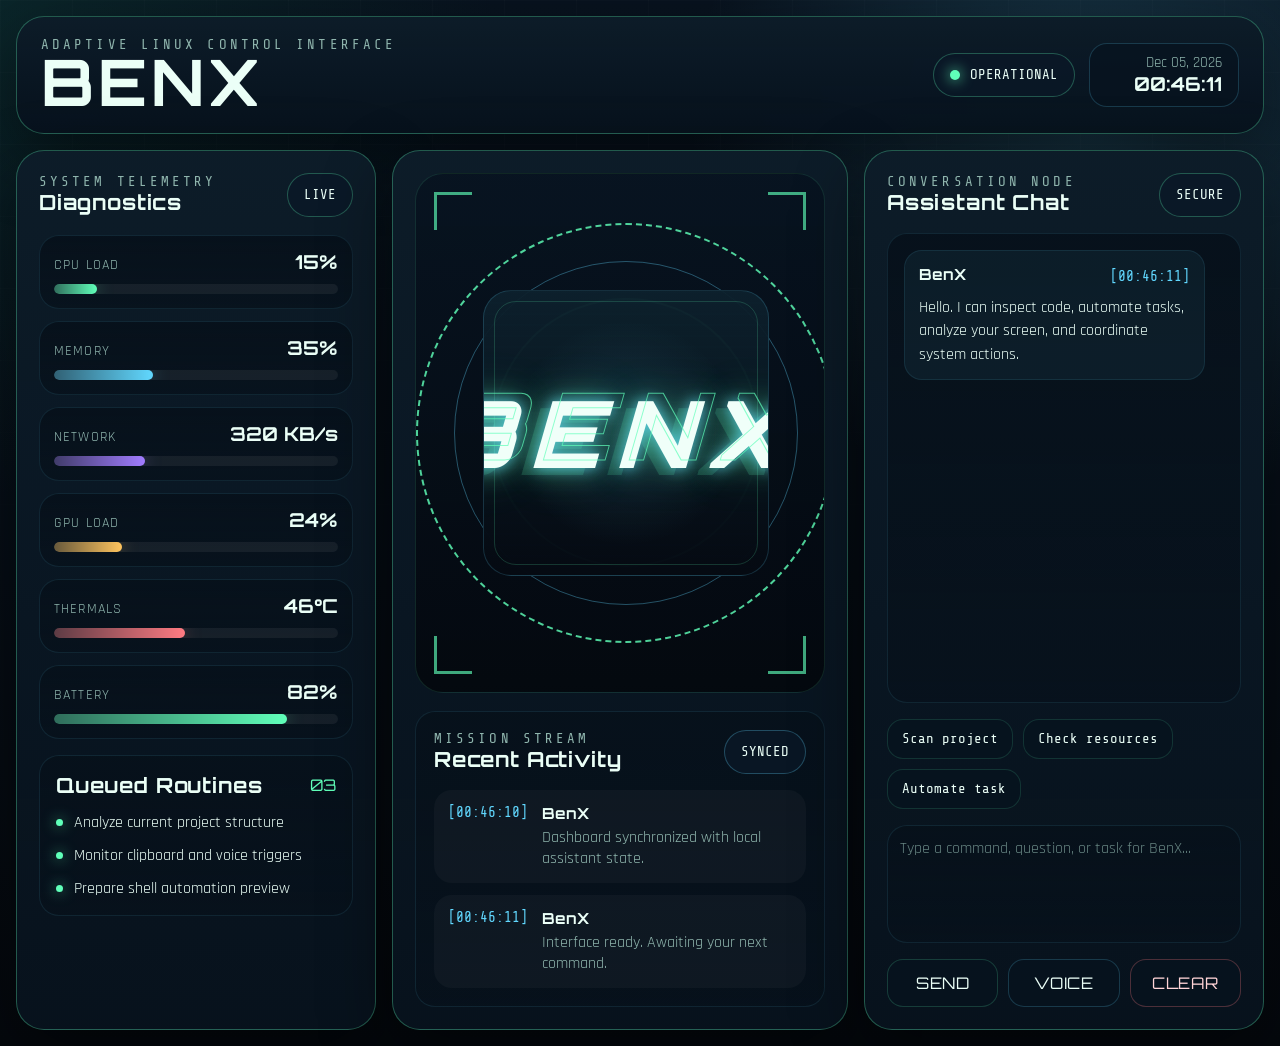
<file: src/index.html>
<!DOCTYPE html>
<html lang="en">
<head>
  <meta charset="UTF-8">
  <meta name="viewport" content="width=device-width, initial-scale=1.0">
  <title>BenX AI Assistant</title>
  <link rel="preconnect" href="https://fonts.googleapis.com">
  <link rel="preconnect" href="https://fonts.gstatic.com" crossorigin>
  <link href="https://fonts.googleapis.com/css2?family=Orbitron:wght@500;700;900&family=Rajdhani:wght@500;600;700&family=Share+Tech+Mono&display=swap" rel="stylesheet">
  <link rel="stylesheet" href="css/style.css">
</head>
<body>
  <div class="scene"></div>

  <main class="shell">
    <header class="topbar panel">
      <div>
        <p class="eyebrow">Adaptive Linux Control Interface</p>
        <h1 class="title">BenX</h1>
      </div>

      <div class="topbar-meta">
        <div class="status-pill">
          <span class="status-dot"></span>
          <span id="assistantMode">Operational</span>
        </div>
        <div class="time-block">
          <span id="dateLabel">Mar 20, 2026</span>
          <strong id="clock">00:00:00</strong>
        </div>
      </div>
    </header>

    <section class="dashboard">
      <aside class="panel diagnostics-panel">
        <div class="panel-header">
          <div>
            <p class="kicker">System Telemetry</p>
            <h2>Diagnostics</h2>
          </div>
          <span class="panel-chip">Live</span>
        </div>

        <div class="metrics-grid">
          <article class="metric-card">
            <div class="metric-copy">
              <span>CPU Load</span>
              <strong id="cpuValue">15%</strong>
            </div>
            <div class="meter"><span id="cpuMeter"></span></div>
          </article>

          <article class="metric-card">
            <div class="metric-copy">
              <span>Memory</span>
              <strong id="ramValue">35%</strong>
            </div>
            <div class="meter blue"><span id="ramMeter"></span></div>
          </article>

          <article class="metric-card">
            <div class="metric-copy">
              <span>Network</span>
              <strong id="networkValue">320 KB/s</strong>
            </div>
            <div class="meter violet"><span id="networkMeter"></span></div>
          </article>

          <article class="metric-card">
            <div class="metric-copy">
              <span>GPU Load</span>
              <strong id="gpuValue">24%</strong>
            </div>
            <div class="meter amber"><span id="gpuMeter"></span></div>
          </article>

          <article class="metric-card">
            <div class="metric-copy">
              <span>Thermals</span>
              <strong id="tempValue">46°C</strong>
            </div>
            <div class="meter red"><span id="tempMeter"></span></div>
          </article>

          <article class="metric-card">
            <div class="metric-copy">
              <span>Battery</span>
              <strong id="batteryValue">82%</strong>
            </div>
            <div class="meter"><span id="batteryMeter"></span></div>
          </article>
        </div>

        <div class="subpanel">
          <div class="subpanel-header">
            <h3>Queued Routines</h3>
            <span id="queuedCount">03</span>
          </div>
          <ul class="task-list" id="taskList">
            <li>Analyze current project structure</li>
            <li>Monitor clipboard and voice triggers</li>
            <li>Prepare shell automation preview</li>
          </ul>
        </div>
      </aside>

      <section class="panel hero-panel" aria-label="BenX command stage">
        <div class="hero-grid">
          <div class="brand-stage">
            <div class="corner tl"></div>
            <div class="corner tr"></div>
            <div class="corner bl"></div>
            <div class="corner br"></div>

            <div class="logo-wrap">
              <div class="ring outer"></div>
              <div class="ring middle"></div>
              <div class="ring inner"></div>
              <div class="benx-wordmark" aria-label="BenX logo">
                <span class="wordmark-back">BENX</span>
                <span class="wordmark-main">BENX</span>
                <span class="wordmark-accent">BENX</span>
              </div>
            </div>
          </div>

        </div>

        <div class="activity-panel">
          <div class="panel-header">
            <div>
              <p class="kicker">Mission Stream</p>
              <h3>Recent Activity</h3>
            </div>
            <span class="panel-chip alt">Synced</span>
          </div>

          <div class="activity-list" id="activityList">
            <article class="activity-item">
              <span class="activity-time" id="chatTs">[00:00:00]</span>
              <div>
                <strong>BenX</strong>
                <p>Interface ready. Awaiting your next command.</p>
              </div>
            </article>
          </div>
        </div>
      </section>

      <aside class="panel chat-panel">
        <div class="panel-header">
          <div>
            <p class="kicker">Conversation Node</p>
            <h2>Assistant Chat</h2>
          </div>
          <span class="panel-chip">Secure</span>
        </div>

        <div class="chat-window" id="chatWindow">
          <article class="chat-message assistant">
            <div class="message-meta">
              <strong>BenX</strong>
              <span class="timestamp" id="heroTimestamp">[00:00:00]</span>
            </div>
            <p>Hello. I can inspect code, automate tasks, analyze your screen, and coordinate system actions.</p>
          </article>
        </div>

        <div class="suggestions">
          <button class="suggestion-chip" data-command="scan my project for issues">Scan project</button>
          <button class="suggestion-chip" data-command="check my battery and cpu usage">Check resources</button>
          <button class="suggestion-chip" data-command="help me automate a repetitive task">Automate task</button>
        </div>

        <label class="composer" for="chatInput">
          <textarea id="chatInput" class="chat-input" rows="3" placeholder="Type a command, question, or task for BenX..."></textarea>
        </label>

        <div class="actions">
          <button class="action-btn" id="sendBtn">Send</button>
          <button class="action-btn voice" id="voiceBtn">Voice</button>
          <button class="action-btn danger" id="clearBtn">Clear</button>
        </div>
      </aside>
    </section>
  </main>

  <script src="js/script.js" defer></script>
</body>
</html>
</file>
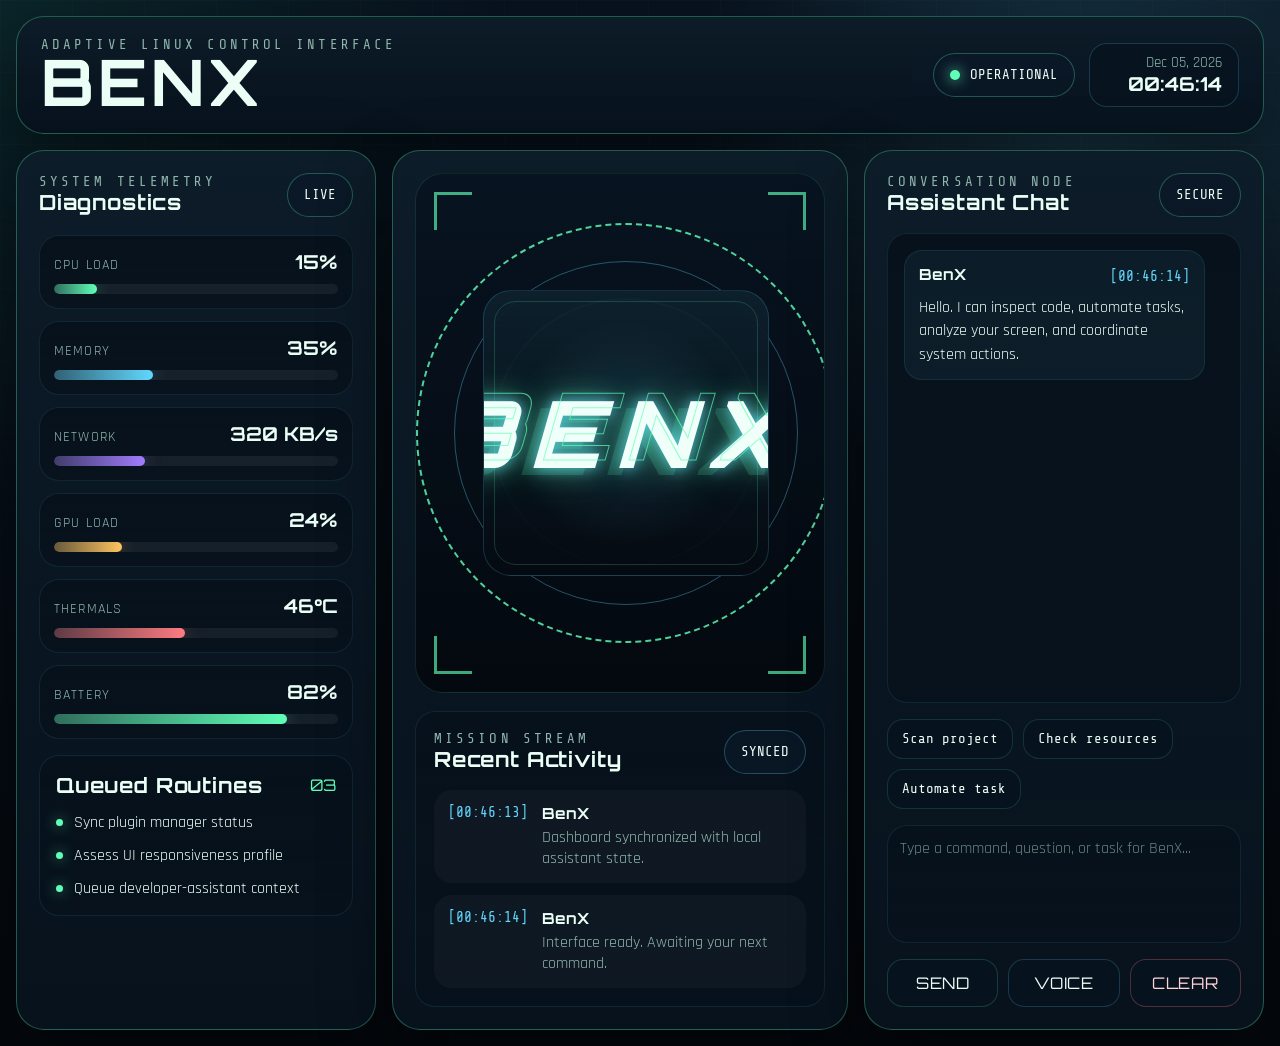
<file: static/index.html>
<!DOCTYPE html>
<html lang="en">
<head>
  <meta charset="UTF-8">
  <meta name="viewport" content="width=device-width, initial-scale=1.0">
  <title>BenX AI Assistant</title>
  <link rel="preconnect" href="https://fonts.googleapis.com">
  <link rel="preconnect" href="https://fonts.gstatic.com" crossorigin>
  <link href="https://fonts.googleapis.com/css2?family=Orbitron:wght@500;700;900&family=Rajdhani:wght@500;600;700&family=Share+Tech+Mono&display=swap" rel="stylesheet">
  <link rel="stylesheet" href="styles.css">
</head>
<body>
  <div class="scene"></div>

  <main class="shell">
    <header class="topbar panel">
      <div>
        <p class="eyebrow">Adaptive Linux Control Interface</p>
        <h1 class="title">BenX</h1>
      </div>

      <div class="topbar-meta">
        <div class="status-pill">
          <span class="status-dot"></span>
          <span id="assistantMode">Operational</span>
        </div>
        <div class="time-block">
          <span id="dateLabel">Mar 20, 2026</span>
          <strong id="clock">00:00:00</strong>
        </div>
      </div>
    </header>

    <section class="dashboard">
      <aside class="panel diagnostics-panel">
        <div class="panel-header">
          <div>
            <p class="kicker">System Telemetry</p>
            <h2>Diagnostics</h2>
          </div>
          <span class="panel-chip">Live</span>
        </div>

        <div class="metrics-grid">
          <article class="metric-card">
            <div class="metric-copy">
              <span>CPU Load</span>
              <strong id="cpuValue">15%</strong>
            </div>
            <div class="meter"><span id="cpuMeter"></span></div>
          </article>

          <article class="metric-card">
            <div class="metric-copy">
              <span>Memory</span>
              <strong id="ramValue">35%</strong>
            </div>
            <div class="meter blue"><span id="ramMeter"></span></div>
          </article>

          <article class="metric-card">
            <div class="metric-copy">
              <span>Network</span>
              <strong id="networkValue">320 KB/s</strong>
            </div>
            <div class="meter violet"><span id="networkMeter"></span></div>
          </article>

          <article class="metric-card">
            <div class="metric-copy">
              <span>GPU Load</span>
              <strong id="gpuValue">24%</strong>
            </div>
            <div class="meter amber"><span id="gpuMeter"></span></div>
          </article>

          <article class="metric-card">
            <div class="metric-copy">
              <span>Thermals</span>
              <strong id="tempValue">46°C</strong>
            </div>
            <div class="meter red"><span id="tempMeter"></span></div>
          </article>

          <article class="metric-card">
            <div class="metric-copy">
              <span>Battery</span>
              <strong id="batteryValue">82%</strong>
            </div>
            <div class="meter"><span id="batteryMeter"></span></div>
          </article>
        </div>

        <div class="subpanel">
          <div class="subpanel-header">
            <h3>Queued Routines</h3>
            <span id="queuedCount">03</span>
          </div>
          <ul class="task-list" id="taskList">
            <li>Analyze current project structure</li>
            <li>Monitor clipboard and voice triggers</li>
            <li>Prepare shell automation preview</li>
          </ul>
        </div>
      </aside>

      <section class="panel hero-panel" aria-label="BenX command stage">
        <div class="hero-grid">
          <div class="brand-stage">
            <div class="corner tl"></div>
            <div class="corner tr"></div>
            <div class="corner bl"></div>
            <div class="corner br"></div>

            <div class="logo-wrap">
              <div class="ring outer"></div>
              <div class="ring middle"></div>
              <div class="ring inner"></div>
              <div class="benx-wordmark" aria-label="BenX logo">
                <span class="wordmark-back">BENX</span>
                <span class="wordmark-main">BENX</span>
                <span class="wordmark-accent">BENX</span>
              </div>
            </div>
          </div>

        </div>

        <div class="activity-panel">
          <div class="panel-header">
            <div>
              <p class="kicker">Mission Stream</p>
              <h3>Recent Activity</h3>
            </div>
            <span class="panel-chip alt">Synced</span>
          </div>

          <div class="activity-list" id="activityList">
            <article class="activity-item">
              <span class="activity-time" id="chatTs">[00:00:00]</span>
              <div>
                <strong>BenX</strong>
                <p>Interface ready. Awaiting your next command.</p>
              </div>
            </article>
          </div>
        </div>
      </section>

      <aside class="panel chat-panel">
        <div class="panel-header">
          <div>
            <p class="kicker">Conversation Node</p>
            <h2>Assistant Chat</h2>
          </div>
          <span class="panel-chip">Secure</span>
        </div>

        <div class="chat-window" id="chatWindow">
          <article class="chat-message assistant">
            <div class="message-meta">
              <strong>BenX</strong>
              <span class="timestamp" id="heroTimestamp">[00:00:00]</span>
            </div>
            <p>Hello. I can inspect code, automate tasks, analyze your screen, and coordinate system actions.</p>
          </article>
        </div>

        <div class="suggestions">
          <button class="suggestion-chip" data-command="scan my project for issues">Scan project</button>
          <button class="suggestion-chip" data-command="check my battery and cpu usage">Check resources</button>
          <button class="suggestion-chip" data-command="help me automate a repetitive task">Automate task</button>
        </div>

        <label class="composer" for="chatInput">
          <textarea id="chatInput" class="chat-input" rows="3" placeholder="Type a command, question, or task for BenX..."></textarea>
        </label>

        <div class="actions">
          <button class="action-btn" id="sendBtn">Send</button>
          <button class="action-btn voice" id="voiceBtn">Voice</button>
          <button class="action-btn danger" id="clearBtn">Clear</button>
        </div>
      </aside>
    </section>
  </main>

  <script src="script.js" defer></script>
</body>
</html>
</file>
<file: src/css/style.css>
:root {
  --bg: #07111b;
  --bg-deep: #04080d;
  --panel: rgba(7, 19, 31, 0.8);
  --panel-strong: rgba(10, 24, 39, 0.94);
  --line: rgba(96, 255, 185, 0.3);
  --line-strong: rgba(96, 255, 185, 0.65);
  --text: #ebfff7;
  --muted: #8fb5ad;
  --accent: #60ffb9;
  --accent-blue: #61d8ff;
  --accent-violet: #a17cff;
  --accent-amber: #ffc45e;
  --accent-red: #ff7b82;
  --shadow: 0 24px 70px rgba(0, 0, 0, 0.45);
}

* {
  box-sizing: border-box;
  margin: 0;
  padding: 0;
}

html {
  color-scheme: dark;
}

body {
  min-height: 100vh;
  overflow-x: hidden;
  background:
    radial-gradient(circle at top left, rgba(18, 103, 80, 0.22), transparent 30%),
    radial-gradient(circle at 85% 12%, rgba(97, 216, 255, 0.18), transparent 28%),
    linear-gradient(180deg, #08131f 0%, #04080d 100%);
  color: var(--text);
  font-family: "Rajdhani", sans-serif;
}

button,
textarea {
  font: inherit;
}

.scene {
  position: fixed;
  inset: 0;
  pointer-events: none;
  background-image:
    linear-gradient(rgba(255, 255, 255, 0.02) 1px, transparent 1px),
    linear-gradient(90deg, rgba(255, 255, 255, 0.02) 1px, transparent 1px);
  background-size: 72px 72px;
  mask-image: linear-gradient(180deg, rgba(0, 0, 0, 0.85), transparent 92%);
}

.shell {
  width: min(1480px, calc(100vw - 32px));
  margin: 16px auto;
  display: grid;
  gap: 16px;
}

.panel {
  border: 1px solid var(--line);
  background:
    linear-gradient(180deg, rgba(13, 28, 41, 0.96), rgba(7, 18, 29, 0.88)),
    var(--panel);
  box-shadow: var(--shadow);
  backdrop-filter: blur(18px);
}

.topbar {
  padding: 20px 24px;
  border-radius: 28px;
  display: flex;
  align-items: center;
  justify-content: space-between;
  gap: 24px;
}

.eyebrow,
.kicker {
  color: var(--muted);
  font-family: "Share Tech Mono", monospace;
  font-size: 0.88rem;
  letter-spacing: 0.22em;
  text-transform: uppercase;
}

.title {
  font-family: "Orbitron", sans-serif;
  font-size: clamp(3rem, 5vw, 5.6rem);
  line-height: 0.95;
  letter-spacing: 0.06em;
  text-transform: uppercase;
}

.topbar-meta {
  display: flex;
  align-items: center;
  gap: 14px;
  flex-wrap: wrap;
  justify-content: flex-end;
}

.status-pill,
.panel-chip {
  display: inline-flex;
  align-items: center;
  gap: 10px;
  min-height: 44px;
  padding: 0 16px;
  border: 1px solid rgba(96, 255, 185, 0.28);
  border-radius: 999px;
  background: rgba(10, 24, 39, 0.8);
  color: var(--text);
  font-family: "Share Tech Mono", monospace;
  font-size: 0.88rem;
  text-transform: uppercase;
}

.status-dot {
  width: 10px;
  height: 10px;
  border-radius: 50%;
  background: var(--accent);
  box-shadow: 0 0 14px var(--accent);
}

.panel-chip.alt {
  border-color: rgba(97, 216, 255, 0.28);
}

.time-block {
  min-width: 150px;
  padding: 9px 16px;
  border-radius: 18px;
  border: 1px solid rgba(97, 216, 255, 0.2);
  background: rgba(7, 19, 31, 0.75);
  text-align: right;
}

.time-block span {
  display: block;
  color: var(--muted);
  font-size: 0.95rem;
}

.time-block strong {
  font-family: "Orbitron", sans-serif;
  font-size: 1.2rem;
}

.dashboard {
  display: grid;
  grid-template-columns: minmax(300px, 360px) minmax(420px, 1fr) minmax(320px, 400px);
  gap: 16px;
  align-items: stretch;
}

.diagnostics-panel,
.hero-panel,
.chat-panel {
  border-radius: 28px;
  padding: 22px;
}

.panel-header,
.subpanel-header {
  display: flex;
  align-items: center;
  justify-content: space-between;
  gap: 14px;
}

.panel-header h2,
.panel-header h3,
.subpanel-header h3 {
  font-family: "Orbitron", sans-serif;
  font-size: 1.3rem;
  letter-spacing: 0.04em;
}

.metrics-grid {
  display: grid;
  gap: 12px;
  margin-top: 18px;
}

.metric-card,
.subpanel,
.activity-panel,
.chat-window,
.composer {
  border: 1px solid rgba(97, 216, 255, 0.1);
  background: linear-gradient(180deg, rgba(7, 17, 27, 0.95), rgba(7, 17, 27, 0.72));
  border-radius: 20px;
}

.metric-card {
  padding: 14px;
}

.metric-copy {
  display: flex;
  align-items: baseline;
  justify-content: space-between;
  gap: 12px;
  margin-bottom: 10px;
}

.metric-copy span {
  color: var(--muted);
  text-transform: uppercase;
  letter-spacing: 0.08em;
  font-size: 0.88rem;
}

.metric-copy strong {
  font-family: "Orbitron", sans-serif;
  font-size: 1.2rem;
}

.meter {
  height: 10px;
  border-radius: 999px;
  background: rgba(255, 255, 255, 0.06);
  overflow: hidden;
}

.meter span {
  display: block;
  height: 100%;
  width: 0;
  border-radius: inherit;
  background: linear-gradient(90deg, rgba(96, 255, 185, 0.35), var(--accent));
  box-shadow: 0 0 18px rgba(96, 255, 185, 0.35);
  transition: width 0.45s ease;
}

.meter.blue span {
  background: linear-gradient(90deg, rgba(97, 216, 255, 0.35), var(--accent-blue));
  box-shadow: 0 0 18px rgba(97, 216, 255, 0.35);
}

.meter.violet span {
  background: linear-gradient(90deg, rgba(161, 124, 255, 0.3), var(--accent-violet));
  box-shadow: 0 0 18px rgba(161, 124, 255, 0.35);
}

.meter.amber span {
  background: linear-gradient(90deg, rgba(255, 196, 94, 0.35), var(--accent-amber));
  box-shadow: 0 0 18px rgba(255, 196, 94, 0.35);
}

.meter.red span {
  background: linear-gradient(90deg, rgba(255, 123, 130, 0.3), var(--accent-red));
  box-shadow: 0 0 18px rgba(255, 123, 130, 0.35);
}

.subpanel {
  margin-top: 16px;
  padding: 16px;
}

.subpanel-header span {
  font-family: "Orbitron", sans-serif;
  color: var(--accent);
}

.task-list {
  list-style: none;
  margin-top: 14px;
  display: grid;
  gap: 12px;
}

.task-list li {
  position: relative;
  padding-left: 18px;
  color: var(--text);
  font-size: 1.02rem;
}

.task-list li::before {
  content: "";
  position: absolute;
  top: 0.45rem;
  left: 0;
  width: 7px;
  height: 7px;
  border-radius: 50%;
  background: var(--accent);
  box-shadow: 0 0 14px rgba(96, 255, 185, 0.7);
}

.hero-panel {
  display: grid;
  gap: 18px;
}

.hero-grid {
  display: grid;
  grid-template-columns: minmax(0, 1fr);
  gap: 0;
  align-items: center;
}

.brand-stage {
  position: relative;
  min-height: 520px;
  border-radius: 28px;
  border: 1px solid rgba(96, 255, 185, 0.12);
  background:
    radial-gradient(circle at 50% 45%, rgba(96, 255, 185, 0.16), transparent 34%),
    linear-gradient(180deg, rgba(8, 19, 32, 0.92), rgba(4, 9, 15, 0.98));
  display: grid;
  place-items: center;
  overflow: hidden;
}

.corner {
  position: absolute;
  width: 38px;
  height: 38px;
  border-color: var(--line-strong);
  border-style: solid;
}

.tl { top: 18px; left: 18px; border-width: 3px 0 0 3px; }
.tr { top: 18px; right: 18px; border-width: 3px 3px 0 0; }
.bl { bottom: 18px; left: 18px; border-width: 0 0 3px 3px; }
.br { bottom: 18px; right: 18px; border-width: 0 3px 3px 0; }

.logo-wrap {
  position: relative;
  width: min(70vw, 420px);
  aspect-ratio: 1 / 1;
  display: grid;
  place-items: center;
}

.ring {
  position: absolute;
  inset: 0;
  border-radius: 50%;
}

.ring.outer {
  border: 2px dashed rgba(96, 255, 185, 0.82);
  animation: spin 18s linear infinite;
}

.ring.middle {
  inset: 9%;
  border: 1px solid rgba(97, 216, 255, 0.35);
}

.ring.inner {
  inset: 18%;
  border: 2px solid rgba(96, 255, 185, 0.45);
  box-shadow: inset 0 0 28px rgba(96, 255, 185, 0.12);
}

.benx-wordmark {
  position: relative;
  width: 68%;
  aspect-ratio: 1 / 1;
  display: grid;
  place-items: center;
  border-radius: 28px;
  border: 1px solid rgba(97, 216, 255, 0.18);
  background:
    radial-gradient(circle at 50% 50%, rgba(97, 216, 255, 0.12), transparent 56%),
    linear-gradient(180deg, rgba(13, 33, 45, 0.95), rgba(5, 10, 18, 0.98));
  overflow: hidden;
}

.benx-wordmark::before {
  content: "";
  position: absolute;
  inset: 10px;
  border-radius: 22px;
  border: 1px solid rgba(96, 255, 185, 0.18);
}

.benx-wordmark::after {
  content: "";
  position: absolute;
  inset: 0;
  background: repeating-linear-gradient(
    180deg,
    rgba(255, 255, 255, 0.08) 0 2px,
    transparent 2px 11px
  );
  mix-blend-mode: soft-light;
  opacity: 0.16;
}

.wordmark-back,
.wordmark-main,
.wordmark-accent {
  position: absolute;
  font-family: "Orbitron", sans-serif;
  font-size: clamp(3.7rem, 9vw, 5.8rem);
  font-weight: 900;
  letter-spacing: 0.16em;
  transform: skewX(-16deg);
}

.wordmark-back {
  color: rgba(96, 255, 185, 0.16);
  transform: skewX(-16deg) translate(-10px, 7px);
}

.wordmark-main {
  color: #f0fff9;
  text-shadow:
    0 0 14px rgba(97, 216, 255, 0.7),
    0 0 26px rgba(96, 255, 185, 0.55),
    0 0 50px rgba(96, 255, 185, 0.24);
  animation: pulse-glow 3s ease-in-out infinite;
}

.wordmark-accent {
  color: transparent;
  -webkit-text-stroke: 1px rgba(96, 255, 185, 0.7);
  transform: skewX(-16deg) translate(8px, -8px);
}

.command-chip,
.suggestion-chip,
.action-btn {
  border-radius: 16px;
  border: 1px solid transparent;
  cursor: pointer;
  transition: transform 0.2s ease, border-color 0.2s ease, background 0.2s ease, box-shadow 0.2s ease;
}

.quick-commands,
.suggestions {
  display: flex;
  gap: 10px;
  flex-wrap: wrap;
}

.command-chip,
.suggestion-chip {
  min-height: 40px;
  padding: 0 14px;
  background: rgba(7, 19, 31, 0.7);
  border-color: rgba(96, 255, 185, 0.14);
  color: var(--text);
  font-family: "Share Tech Mono", monospace;
  font-size: 0.88rem;
}

.activity-panel {
  padding: 18px;
}

.activity-list {
  margin-top: 16px;
  display: grid;
  gap: 12px;
}

.activity-item {
  display: grid;
  grid-template-columns: auto 1fr;
  gap: 14px;
  padding: 14px;
  border-radius: 18px;
  background: rgba(255, 255, 255, 0.03);
}

.activity-time,
.timestamp {
  color: var(--accent-blue);
  font-family: "Share Tech Mono", monospace;
  font-size: 0.9rem;
}

.activity-item strong,
.message-meta strong {
  display: block;
  margin-bottom: 4px;
  font-family: "Orbitron", sans-serif;
  font-size: 0.95rem;
}

.activity-item p {
  color: var(--muted);
}

.chat-panel {
  display: grid;
  grid-template-rows: auto 1fr auto auto;
  gap: 16px;
  min-height: 760px;
}

.chat-window {
  padding: 16px;
  overflow: auto;
  display: grid;
  align-content: start;
  gap: 12px;
}

.chat-message {
  padding: 14px 14px 12px;
  border-radius: 18px;
  border: 1px solid rgba(97, 216, 255, 0.1);
  max-width: 94%;
}

.chat-message.assistant {
  background: rgba(97, 216, 255, 0.06);
}

.chat-message.user {
  margin-left: auto;
  background: rgba(96, 255, 185, 0.1);
}

.message-meta {
  display: flex;
  align-items: center;
  justify-content: space-between;
  gap: 12px;
  margin-bottom: 8px;
}

.chat-message p {
  font-size: 1.02rem;
  line-height: 1.45;
}

.composer {
  padding: 12px;
}

.chat-input {
  width: 100%;
  resize: none;
  border: 0;
  outline: none;
  background: transparent;
  color: var(--text);
  min-height: 86px;
  font-size: 1.02rem;
}

.chat-input::placeholder {
  color: rgba(143, 181, 173, 0.7);
}

.actions {
  display: grid;
  grid-template-columns: repeat(3, 1fr);
  gap: 10px;
}

.action-btn {
  min-height: 48px;
  border-color: rgba(96, 255, 185, 0.18);
  background: rgba(7, 19, 31, 0.8);
  color: var(--text);
  font-family: "Orbitron", sans-serif;
  text-transform: uppercase;
  letter-spacing: 0.04em;
}

.action-btn.voice {
  border-color: rgba(97, 216, 255, 0.2);
}

.action-btn.danger {
  border-color: rgba(255, 123, 130, 0.28);
  color: #ffd4d7;
}

.command-chip:hover,
.suggestion-chip:hover,
.action-btn:hover {
  transform: translateY(-2px);
}

.command-chip:hover,
.action-btn:hover {
  box-shadow: 0 14px 30px rgba(0, 0, 0, 0.18);
}

.action-btn:focus-visible,
.command-chip:focus-visible,
.suggestion-chip:focus-visible,
.chat-input:focus-visible {
  outline: 2px solid rgba(97, 216, 255, 0.75);
  outline-offset: 2px;
}

@keyframes spin {
  to {
    transform: rotate(360deg);
  }
}

@keyframes pulse-glow {
  0%, 100% {
    text-shadow:
      0 0 14px rgba(97, 216, 255, 0.7),
      0 0 26px rgba(96, 255, 185, 0.55),
      0 0 50px rgba(96, 255, 185, 0.24);
  }
  50% {
    text-shadow:
      0 0 18px rgba(97, 216, 255, 0.92),
      0 0 34px rgba(96, 255, 185, 0.78),
      0 0 60px rgba(96, 255, 185, 0.34);
  }
}

@media (max-width: 1220px) {
  .dashboard {
    grid-template-columns: 320px 1fr;
  }

  .chat-panel {
    grid-column: 1 / -1;
    min-height: 620px;
  }
}

@media (max-width: 920px) {
  .shell {
    width: min(100vw - 18px, 100%);
    margin: 9px auto;
  }

  .topbar {
    padding: 18px;
    border-radius: 24px;
    flex-direction: column;
    align-items: flex-start;
  }

  .dashboard,
  .hero-grid {
    grid-template-columns: 1fr;
  }

  .brand-stage {
    min-height: 360px;
  }

  .chat-panel {
    min-height: 0;
  }
}

@media (max-width: 640px) {
  .diagnostics-panel,
  .hero-panel,
  .chat-panel {
    padding: 18px;
    border-radius: 22px;
  }

  .title {
    font-size: 2.5rem;
  }

  .actions {
    grid-template-columns: 1fr;
  }

  .logo-wrap {
    width: min(80vw, 300px);
  }

  .wordmark-back,
  .wordmark-main,
  .wordmark-accent {
    letter-spacing: 0.1em;
  }
}
</file>
<file: static/styles.css>
:root {
  --bg: #07111b;
  --bg-deep: #04080d;
  --panel: rgba(7, 19, 31, 0.8);
  --panel-strong: rgba(10, 24, 39, 0.94);
  --line: rgba(96, 255, 185, 0.3);
  --line-strong: rgba(96, 255, 185, 0.65);
  --text: #ebfff7;
  --muted: #8fb5ad;
  --accent: #60ffb9;
  --accent-blue: #61d8ff;
  --accent-violet: #a17cff;
  --accent-amber: #ffc45e;
  --accent-red: #ff7b82;
  --shadow: 0 24px 70px rgba(0, 0, 0, 0.45);
}

* {
  box-sizing: border-box;
  margin: 0;
  padding: 0;
}

html {
  color-scheme: dark;
}

body {
  min-height: 100vh;
  overflow-x: hidden;
  background:
    radial-gradient(circle at top left, rgba(18, 103, 80, 0.22), transparent 30%),
    radial-gradient(circle at 85% 12%, rgba(97, 216, 255, 0.18), transparent 28%),
    linear-gradient(180deg, #08131f 0%, #04080d 100%);
  color: var(--text);
  font-family: "Rajdhani", sans-serif;
}

button,
textarea {
  font: inherit;
}

.scene {
  position: fixed;
  inset: 0;
  pointer-events: none;
  background-image:
    linear-gradient(rgba(255, 255, 255, 0.02) 1px, transparent 1px),
    linear-gradient(90deg, rgba(255, 255, 255, 0.02) 1px, transparent 1px);
  background-size: 72px 72px;
  mask-image: linear-gradient(180deg, rgba(0, 0, 0, 0.85), transparent 92%);
}

.shell {
  width: min(1480px, calc(100vw - 32px));
  margin: 16px auto;
  display: grid;
  gap: 16px;
}

.panel {
  border: 1px solid var(--line);
  background:
    linear-gradient(180deg, rgba(13, 28, 41, 0.96), rgba(7, 18, 29, 0.88)),
    var(--panel);
  box-shadow: var(--shadow);
  backdrop-filter: blur(18px);
}

.topbar {
  padding: 20px 24px;
  border-radius: 28px;
  display: flex;
  align-items: center;
  justify-content: space-between;
  gap: 24px;
}

.eyebrow,
.kicker {
  color: var(--muted);
  font-family: "Share Tech Mono", monospace;
  font-size: 0.88rem;
  letter-spacing: 0.22em;
  text-transform: uppercase;
}

.title {
  font-family: "Orbitron", sans-serif;
  font-size: clamp(3rem, 5vw, 5.6rem);
  line-height: 0.95;
  letter-spacing: 0.06em;
  text-transform: uppercase;
}

.topbar-meta {
  display: flex;
  align-items: center;
  gap: 14px;
  flex-wrap: wrap;
  justify-content: flex-end;
}

.status-pill,
.panel-chip {
  display: inline-flex;
  align-items: center;
  gap: 10px;
  min-height: 44px;
  padding: 0 16px;
  border: 1px solid rgba(96, 255, 185, 0.28);
  border-radius: 999px;
  background: rgba(10, 24, 39, 0.8);
  color: var(--text);
  font-family: "Share Tech Mono", monospace;
  font-size: 0.88rem;
  text-transform: uppercase;
}

.status-dot {
  width: 10px;
  height: 10px;
  border-radius: 50%;
  background: var(--accent);
  box-shadow: 0 0 14px var(--accent);
}

.panel-chip.alt {
  border-color: rgba(97, 216, 255, 0.28);
}

.time-block {
  min-width: 150px;
  padding: 9px 16px;
  border-radius: 18px;
  border: 1px solid rgba(97, 216, 255, 0.2);
  background: rgba(7, 19, 31, 0.75);
  text-align: right;
}

.time-block span {
  display: block;
  color: var(--muted);
  font-size: 0.95rem;
}

.time-block strong {
  font-family: "Orbitron", sans-serif;
  font-size: 1.2rem;
}

.dashboard {
  display: grid;
  grid-template-columns: minmax(300px, 360px) minmax(420px, 1fr) minmax(320px, 400px);
  gap: 16px;
  align-items: stretch;
}

.diagnostics-panel,
.hero-panel,
.chat-panel {
  border-radius: 28px;
  padding: 22px;
}

.panel-header,
.subpanel-header {
  display: flex;
  align-items: center;
  justify-content: space-between;
  gap: 14px;
}

.panel-header h2,
.panel-header h3,
.subpanel-header h3 {
  font-family: "Orbitron", sans-serif;
  font-size: 1.3rem;
  letter-spacing: 0.04em;
}

.metrics-grid {
  display: grid;
  gap: 12px;
  margin-top: 18px;
}

.metric-card,
.subpanel,
.activity-panel,
.chat-window,
.composer {
  border: 1px solid rgba(97, 216, 255, 0.1);
  background: linear-gradient(180deg, rgba(7, 17, 27, 0.95), rgba(7, 17, 27, 0.72));
  border-radius: 20px;
}

.metric-card {
  padding: 14px;
}

.metric-copy {
  display: flex;
  align-items: baseline;
  justify-content: space-between;
  gap: 12px;
  margin-bottom: 10px;
}

.metric-copy span {
  color: var(--muted);
  text-transform: uppercase;
  letter-spacing: 0.08em;
  font-size: 0.88rem;
}

.metric-copy strong {
  font-family: "Orbitron", sans-serif;
  font-size: 1.2rem;
}

.meter {
  height: 10px;
  border-radius: 999px;
  background: rgba(255, 255, 255, 0.06);
  overflow: hidden;
}

.meter span {
  display: block;
  height: 100%;
  width: 0;
  border-radius: inherit;
  background: linear-gradient(90deg, rgba(96, 255, 185, 0.35), var(--accent));
  box-shadow: 0 0 18px rgba(96, 255, 185, 0.35);
  transition: width 0.45s ease;
}

.meter.blue span {
  background: linear-gradient(90deg, rgba(97, 216, 255, 0.35), var(--accent-blue));
  box-shadow: 0 0 18px rgba(97, 216, 255, 0.35);
}

.meter.violet span {
  background: linear-gradient(90deg, rgba(161, 124, 255, 0.3), var(--accent-violet));
  box-shadow: 0 0 18px rgba(161, 124, 255, 0.35);
}

.meter.amber span {
  background: linear-gradient(90deg, rgba(255, 196, 94, 0.35), var(--accent-amber));
  box-shadow: 0 0 18px rgba(255, 196, 94, 0.35);
}

.meter.red span {
  background: linear-gradient(90deg, rgba(255, 123, 130, 0.3), var(--accent-red));
  box-shadow: 0 0 18px rgba(255, 123, 130, 0.35);
}

.subpanel {
  margin-top: 16px;
  padding: 16px;
}

.subpanel-header span {
  font-family: "Orbitron", sans-serif;
  color: var(--accent);
}

.task-list {
  list-style: none;
  margin-top: 14px;
  display: grid;
  gap: 12px;
}

.task-list li {
  position: relative;
  padding-left: 18px;
  color: var(--text);
  font-size: 1.02rem;
}

.task-list li::before {
  content: "";
  position: absolute;
  top: 0.45rem;
  left: 0;
  width: 7px;
  height: 7px;
  border-radius: 50%;
  background: var(--accent);
  box-shadow: 0 0 14px rgba(96, 255, 185, 0.7);
}

.hero-panel {
  display: grid;
  gap: 18px;
}

.hero-grid {
  display: grid;
  grid-template-columns: minmax(0, 1fr);
  gap: 0;
  align-items: center;
}

.brand-stage {
  position: relative;
  min-height: 520px;
  border-radius: 28px;
  border: 1px solid rgba(96, 255, 185, 0.12);
  background:
    radial-gradient(circle at 50% 45%, rgba(96, 255, 185, 0.16), transparent 34%),
    linear-gradient(180deg, rgba(8, 19, 32, 0.92), rgba(4, 9, 15, 0.98));
  display: grid;
  place-items: center;
  overflow: hidden;
}

.corner {
  position: absolute;
  width: 38px;
  height: 38px;
  border-color: var(--line-strong);
  border-style: solid;
}

.tl { top: 18px; left: 18px; border-width: 3px 0 0 3px; }
.tr { top: 18px; right: 18px; border-width: 3px 3px 0 0; }
.bl { bottom: 18px; left: 18px; border-width: 0 0 3px 3px; }
.br { bottom: 18px; right: 18px; border-width: 0 3px 3px 0; }

.logo-wrap {
  position: relative;
  width: min(70vw, 420px);
  aspect-ratio: 1 / 1;
  display: grid;
  place-items: center;
}

.ring {
  position: absolute;
  inset: 0;
  border-radius: 50%;
}

.ring.outer {
  border: 2px dashed rgba(96, 255, 185, 0.82);
  animation: spin 18s linear infinite;
}

.ring.middle {
  inset: 9%;
  border: 1px solid rgba(97, 216, 255, 0.35);
}

.ring.inner {
  inset: 18%;
  border: 2px solid rgba(96, 255, 185, 0.45);
  box-shadow: inset 0 0 28px rgba(96, 255, 185, 0.12);
}

.benx-wordmark {
  position: relative;
  width: 68%;
  aspect-ratio: 1 / 1;
  display: grid;
  place-items: center;
  border-radius: 28px;
  border: 1px solid rgba(97, 216, 255, 0.18);
  background:
    radial-gradient(circle at 50% 50%, rgba(97, 216, 255, 0.12), transparent 56%),
    linear-gradient(180deg, rgba(13, 33, 45, 0.95), rgba(5, 10, 18, 0.98));
  overflow: hidden;
}

.benx-wordmark::before {
  content: "";
  position: absolute;
  inset: 10px;
  border-radius: 22px;
  border: 1px solid rgba(96, 255, 185, 0.18);
}

.benx-wordmark::after {
  content: "";
  position: absolute;
  inset: 0;
  background: repeating-linear-gradient(
    180deg,
    rgba(255, 255, 255, 0.08) 0 2px,
    transparent 2px 11px
  );
  mix-blend-mode: soft-light;
  opacity: 0.16;
}

.wordmark-back,
.wordmark-main,
.wordmark-accent {
  position: absolute;
  font-family: "Orbitron", sans-serif;
  font-size: clamp(3.7rem, 9vw, 5.8rem);
  font-weight: 900;
  letter-spacing: 0.16em;
  transform: skewX(-16deg);
}

.wordmark-back {
  color: rgba(96, 255, 185, 0.16);
  transform: skewX(-16deg) translate(-10px, 7px);
}

.wordmark-main {
  color: #f0fff9;
  text-shadow:
    0 0 14px rgba(97, 216, 255, 0.7),
    0 0 26px rgba(96, 255, 185, 0.55),
    0 0 50px rgba(96, 255, 185, 0.24);
  animation: pulse-glow 3s ease-in-out infinite;
}

.wordmark-accent {
  color: transparent;
  -webkit-text-stroke: 1px rgba(96, 255, 185, 0.7);
  transform: skewX(-16deg) translate(8px, -8px);
}

.command-chip,
.suggestion-chip,
.action-btn {
  border-radius: 16px;
  border: 1px solid transparent;
  cursor: pointer;
  transition: transform 0.2s ease, border-color 0.2s ease, background 0.2s ease, box-shadow 0.2s ease;
}

.quick-commands,
.suggestions {
  display: flex;
  gap: 10px;
  flex-wrap: wrap;
}

.command-chip,
.suggestion-chip {
  min-height: 40px;
  padding: 0 14px;
  background: rgba(7, 19, 31, 0.7);
  border-color: rgba(96, 255, 185, 0.14);
  color: var(--text);
  font-family: "Share Tech Mono", monospace;
  font-size: 0.88rem;
}

.activity-panel {
  padding: 18px;
}

.activity-list {
  margin-top: 16px;
  display: grid;
  gap: 12px;
}

.activity-item {
  display: grid;
  grid-template-columns: auto 1fr;
  gap: 14px;
  padding: 14px;
  border-radius: 18px;
  background: rgba(255, 255, 255, 0.03);
}

.activity-time,
.timestamp {
  color: var(--accent-blue);
  font-family: "Share Tech Mono", monospace;
  font-size: 0.9rem;
}

.activity-item strong,
.message-meta strong {
  display: block;
  margin-bottom: 4px;
  font-family: "Orbitron", sans-serif;
  font-size: 0.95rem;
}

.activity-item p {
  color: var(--muted);
}

.chat-panel {
  display: grid;
  grid-template-rows: auto 1fr auto auto;
  gap: 16px;
  min-height: 760px;
}

.chat-window {
  padding: 16px;
  overflow: auto;
  display: grid;
  align-content: start;
  gap: 12px;
}

.chat-message {
  padding: 14px 14px 12px;
  border-radius: 18px;
  border: 1px solid rgba(97, 216, 255, 0.1);
  max-width: 94%;
}

.chat-message.assistant {
  background: rgba(97, 216, 255, 0.06);
}

.chat-message.user {
  margin-left: auto;
  background: rgba(96, 255, 185, 0.1);
}

.message-meta {
  display: flex;
  align-items: center;
  justify-content: space-between;
  gap: 12px;
  margin-bottom: 8px;
}

.chat-message p {
  font-size: 1.02rem;
  line-height: 1.45;
}

.composer {
  padding: 12px;
}

.chat-input {
  width: 100%;
  resize: none;
  border: 0;
  outline: none;
  background: transparent;
  color: var(--text);
  min-height: 86px;
  font-size: 1.02rem;
}

.chat-input::placeholder {
  color: rgba(143, 181, 173, 0.7);
}

.actions {
  display: grid;
  grid-template-columns: repeat(3, 1fr);
  gap: 10px;
}

.action-btn {
  min-height: 48px;
  border-color: rgba(96, 255, 185, 0.18);
  background: rgba(7, 19, 31, 0.8);
  color: var(--text);
  font-family: "Orbitron", sans-serif;
  text-transform: uppercase;
  letter-spacing: 0.04em;
}

.action-btn.voice {
  border-color: rgba(97, 216, 255, 0.2);
}

.action-btn.danger {
  border-color: rgba(255, 123, 130, 0.28);
  color: #ffd4d7;
}

.command-chip:hover,
.suggestion-chip:hover,
.action-btn:hover {
  transform: translateY(-2px);
}

.command-chip:hover,
.action-btn:hover {
  box-shadow: 0 14px 30px rgba(0, 0, 0, 0.18);
}

.action-btn:focus-visible,
.command-chip:focus-visible,
.suggestion-chip:focus-visible,
.chat-input:focus-visible {
  outline: 2px solid rgba(97, 216, 255, 0.75);
  outline-offset: 2px;
}

@keyframes spin {
  to {
    transform: rotate(360deg);
  }
}

@keyframes pulse-glow {
  0%, 100% {
    text-shadow:
      0 0 14px rgba(97, 216, 255, 0.7),
      0 0 26px rgba(96, 255, 185, 0.55),
      0 0 50px rgba(96, 255, 185, 0.24);
  }
  50% {
    text-shadow:
      0 0 18px rgba(97, 216, 255, 0.92),
      0 0 34px rgba(96, 255, 185, 0.78),
      0 0 60px rgba(96, 255, 185, 0.34);
  }
}

@media (max-width: 1220px) {
  .dashboard {
    grid-template-columns: 320px 1fr;
  }

  .chat-panel {
    grid-column: 1 / -1;
    min-height: 620px;
  }
}

@media (max-width: 920px) {
  .shell {
    width: min(100vw - 18px, 100%);
    margin: 9px auto;
  }

  .topbar {
    padding: 18px;
    border-radius: 24px;
    flex-direction: column;
    align-items: flex-start;
  }

  .dashboard,
  .hero-grid {
    grid-template-columns: 1fr;
  }

  .brand-stage {
    min-height: 360px;
  }

  .chat-panel {
    min-height: 0;
  }
}

@media (max-width: 640px) {
  .diagnostics-panel,
  .hero-panel,
  .chat-panel {
    padding: 18px;
    border-radius: 22px;
  }

  .title {
    font-size: 2.5rem;
  }

  .actions {
    grid-template-columns: 1fr;
  }

  .logo-wrap {
    width: min(80vw, 300px);
  }

  .wordmark-back,
  .wordmark-main,
  .wordmark-accent {
    letter-spacing: 0.1em;
  }
}
</file>
